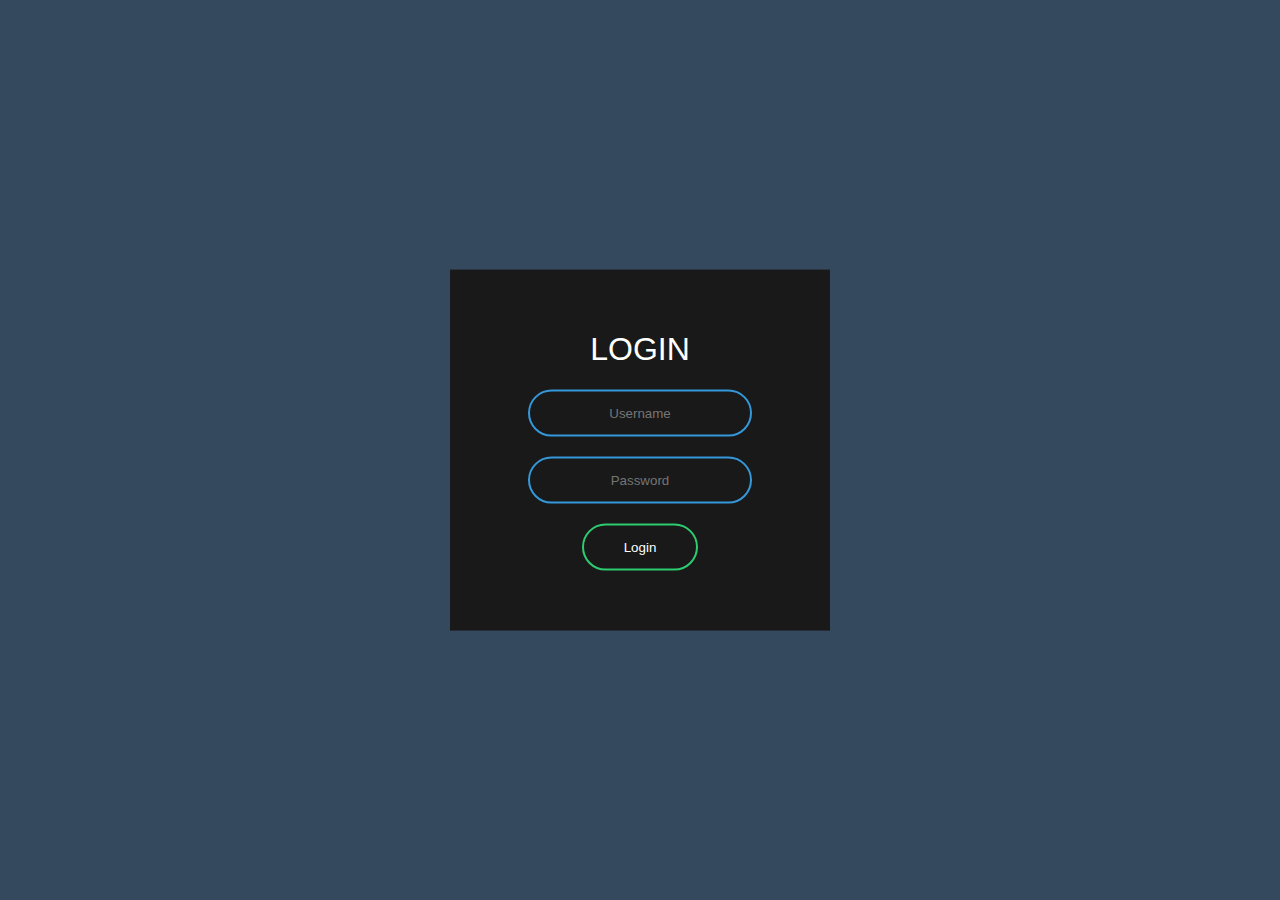
<file: Animated Login Form/index.html>
<!DOCTYPE html>
<html lang="en" dir="ltr">
  <head>
    <meta charset="utf-8">
    <title>َMy Animated Login Form</title>
    <link rel="stylesheet" href="style.css">
  </head>
  <body>
<form class="box" action="index.html" method="post">
  <h1>Login</h1>
  <input type="text" name="" placeholder="Username">
  <input type="password" name="" placeholder="Password">
  <input type="submit" name="" value="Login">
</form>
  </body>
</html>
</file>
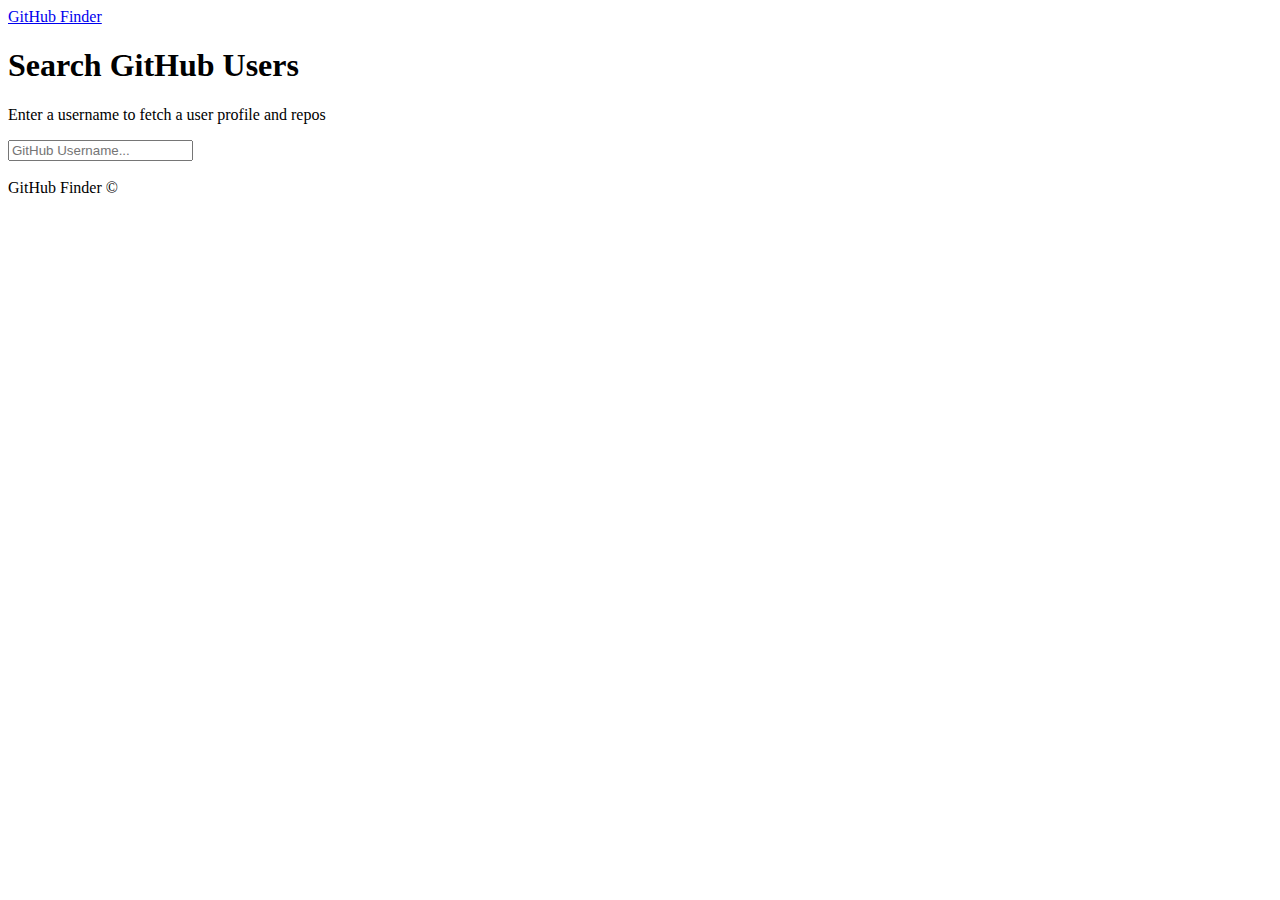
<file: githubfinder/index.html>
<!DOCTYPE html>
<html lang="en">
<head>
  <meta charset="UTF-8">
  <meta name="viewport" content="width=device-width, initial-scale=1.0">
  <meta http-equiv="X-UA-Compatible" content="ie=edge">
  <link rel="stylesheet" href="https://bootswatch.com/4/litera/bootstrap.min.css">
  <title>GitHub Finder</title>
</head>
<body>
  <nav class="navbar navbar-dark bg-primary mb-3">
    <div class="container">
      <a href="#" class="navbar-brand">GitHub Finder</a>
    </div>
  </nav>
  <div class="container searchContainer">
    <div class="search card card-body">
      <h1>Search GitHub Users</h1>
      <p class="lead">Enter a username to fetch a user profile and repos</p>
      <input type="text" id="searchUser" class="form-control" placeholder="GitHub Username...">
    </div>
    <br>
    <div id="profile"></div>
  </div>

  <footer class="mt-5 p-3 text-center bg-light">
    GitHub Finder &copy;
  </footer>
  
  <script src="https://code.jquery.com/jquery-3.2.1.slim.min.js" integrity="sha384-KJ3o2DKtIkvYIK3UENzmM7KCkRr/rE9/Qpg6aAZGJwFDMVNA/GpGFF93hXpG5KkN" crossorigin="anonymous"></script>
  <script src="https://cdnjs.cloudflare.com/ajax/libs/popper.js/1.12.3/umd/popper.min.js" integrity="sha384-vFJXuSJphROIrBnz7yo7oB41mKfc8JzQZiCq4NCceLEaO4IHwicKwpJf9c9IpFgh" crossorigin="anonymous"></script>
  <script src="https://maxcdn.bootstrapcdn.com/bootstrap/4.0.0-beta.2/js/bootstrap.min.js" integrity="sha384-alpBpkh1PFOepccYVYDB4do5UnbKysX5WZXm3XxPqe5iKTfUKjNkCk9SaVuEZflJ" crossorigin="anonymous"></script>

  <script src="github.js"></script>
  <script src="ui.js"></script>
  <script src="app.js"></script>
</body>
</html>
</file>
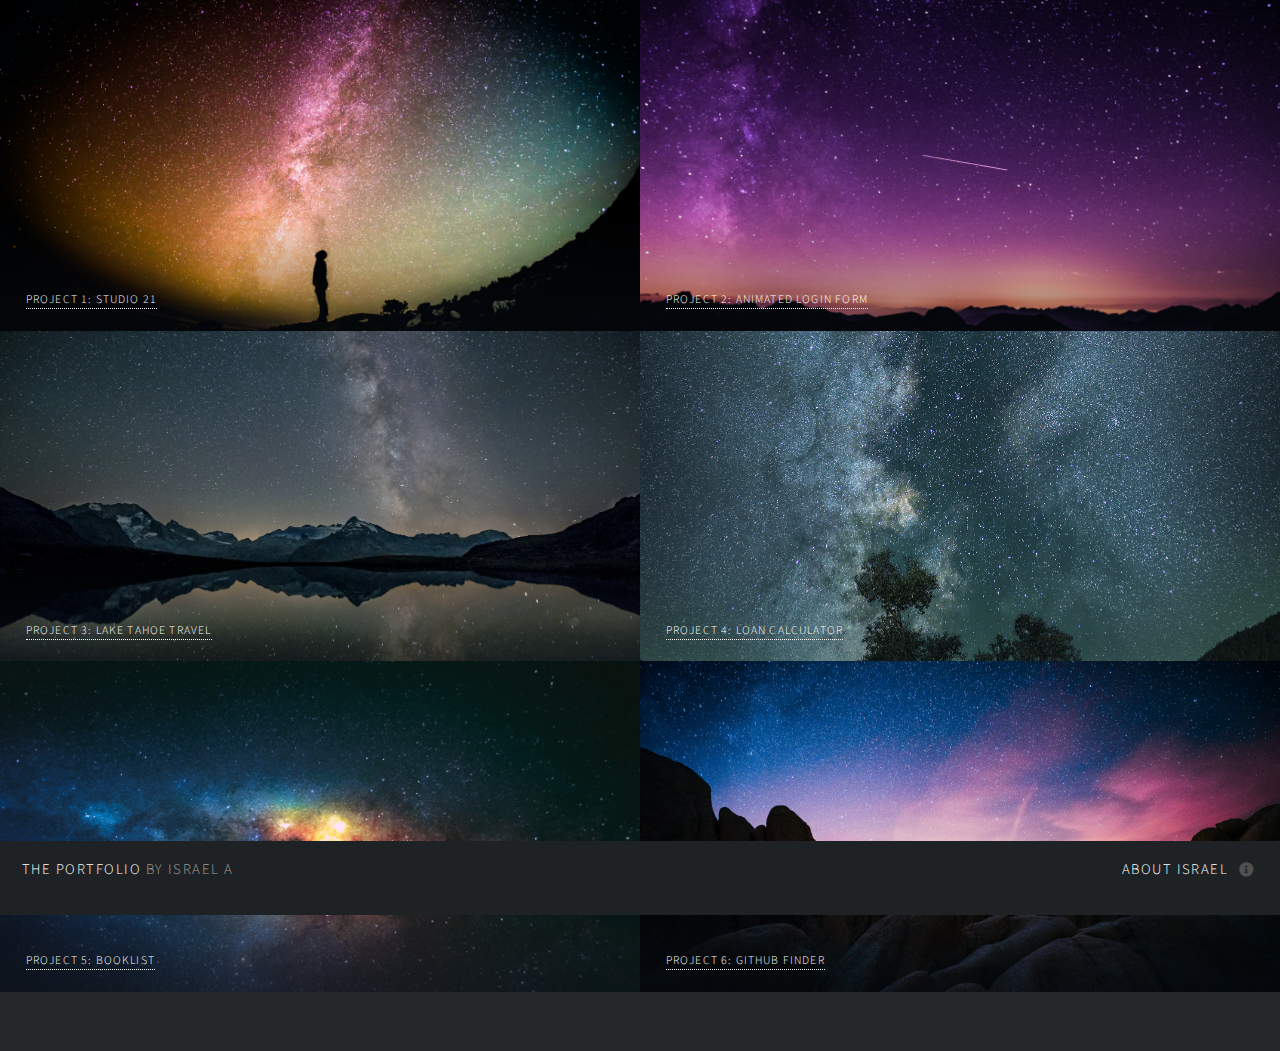
<file: html5up-multiverse/index.html>
<!DOCTYPE HTML>
<!--
	Multiverse by HTML5 UP
	html5up.net | @ajlkn
	Free for personal and commercial use under the CCA 3.0 license (html5up.net/license)
-->
<html>
	<head>
		<title>The Portfolio by Luis </title>
		<meta charset="utf-8" />
		<meta name="viewport" content="width=device-width, initial-scale=1, user-scalable=no" />
		<link rel="stylesheet" href="assets/css/main.css" />
		<noscript><link rel="stylesheet" href="assets/css/noscript.css" /></noscript>
	</head>
	<body class="is-preload">

		<!-- Wrapper -->
			<div id="wrapper">

				<!-- Header -->
					<header id="header">
						<h1><a href="index.html"><strong>The Portfolio</strong> by Israel A </a></h1>
						<nav>
							<ul>
								<li><a href="#footer" class="icon solid fa-info-circle">About Israel </a></li>
							</ul>
						</nav>
					</header>

				<!-- Main -->
					<div id="main">
						<article class="thumb">
							<a href="images/fulls/space.jpg" class="image"><img src="images/thumbs/space.jpg" alt="" /></a>
							<h2><a href="../Barbershop Website/index.html">Project 1: Studio 21</a></h2>
							<p>Studio 21: A BarberShop Website.</p>
						</article>
						<article class="thumb">
							<a href="images/fulls/comet.jpg" class="image"><img src="images/thumbs/comet.jpg" alt="" /></a>
							<h2><a href="../Animated Login Form/index.html">Project 2: Animated Login Form</a></h2>
							<p>Animated Login Form</p>
						</article>
						<article class="thumb">
							<a href="images/fulls/nightsky.jpg" class="image"><img src="images/thumbs/nightsky.jpg" alt="" /></a>
							<h2><a href="../Lake Tahoe Travel Website/index.html">Project 3: Lake Tahoe Travel</a></h2>
							<p>A Travel Website.</p>
						</article>
						<article class="thumb">
							<a href="images/fulls/nightsky2.jpg" class="image"><img src="images/thumbs/nightsky2.jpg" alt="" /></a>
							<h2><a href="../Loan Calculator/index.html">Project 4: Loan Calculator</a></h2>
							<p>Loan Calculator</p>
						</article>
						<article class="thumb">
							<a href="images/fulls/space2.jpg" class="image"><img src="images/thumbs/space2.jpg" alt="" /></a>
							<h2><a href="../booklist/index.html">Project 5: Booklist</a></h2>
							<p>Booklist</p> 
						</article>
						<article class="thumb">
							<a href="images/fulls/terrain2.jpg" class="image"><img src="images/thumbs/terrain2.jpg" alt="" /></a>
							<h2><a href="../githubfinder/index.html">Project 6: GitHub Finder</a></h2>
							<p>GitHub Finder</p> 
						</article>
						</article>
						</article>
					</div>

				<!-- Footer -->
					<footer id="footer" class="panel">
						<div class="inner split">
							<div>
								<section>
									<h2>Welcome to my Portfolio</h2>
									<p>Here you'll find some early projects that have interested me in my pursuit of learning HTML5, CSS, JavaScript, and Python. Enjoy.</p>
								</section>
								<section>
									<h2>Get in Touch ...</h2>
									<ul class="icons">
										<li><a href="#" class="icon brands fa-github"><span class="label">GitHub</span></a></li>
										
										<li><a href="#" class="icon solid fa-envelope"> &nbsp; lmo9delta@gmail.com<span class="label">Email</span></a></li>
									</ul>
								</section>
								<p class="copyright">
									&copy;2020 Estética. Design: <a href="http://html5up.net">HTML5 UP</a>.
								</p>
							</div>
							<div>
								<section>
									<h2>About </h2>
									<p>Aspiring Web Developer and Software Engineer. This Portfolio serves as a gateway to projects that have interested me within the last few years. Continuous Improvement (Kaizen) is the philosophy.</p>
								</section>
								</section>
							</div>
						</div>
					</footer>

			</div>

		<!-- Scripts -->
			<script src="assets/js/jquery.min.js"></script>
			<script src="assets/js/jquery.poptrox.min.js"></script>
			<script src="assets/js/browser.min.js"></script>
			<script src="assets/js/breakpoints.min.js"></script>
			<script src="assets/js/util.js"></script>
			<script src="assets/js/main.js"></script>

	</body>
</html>
</file>
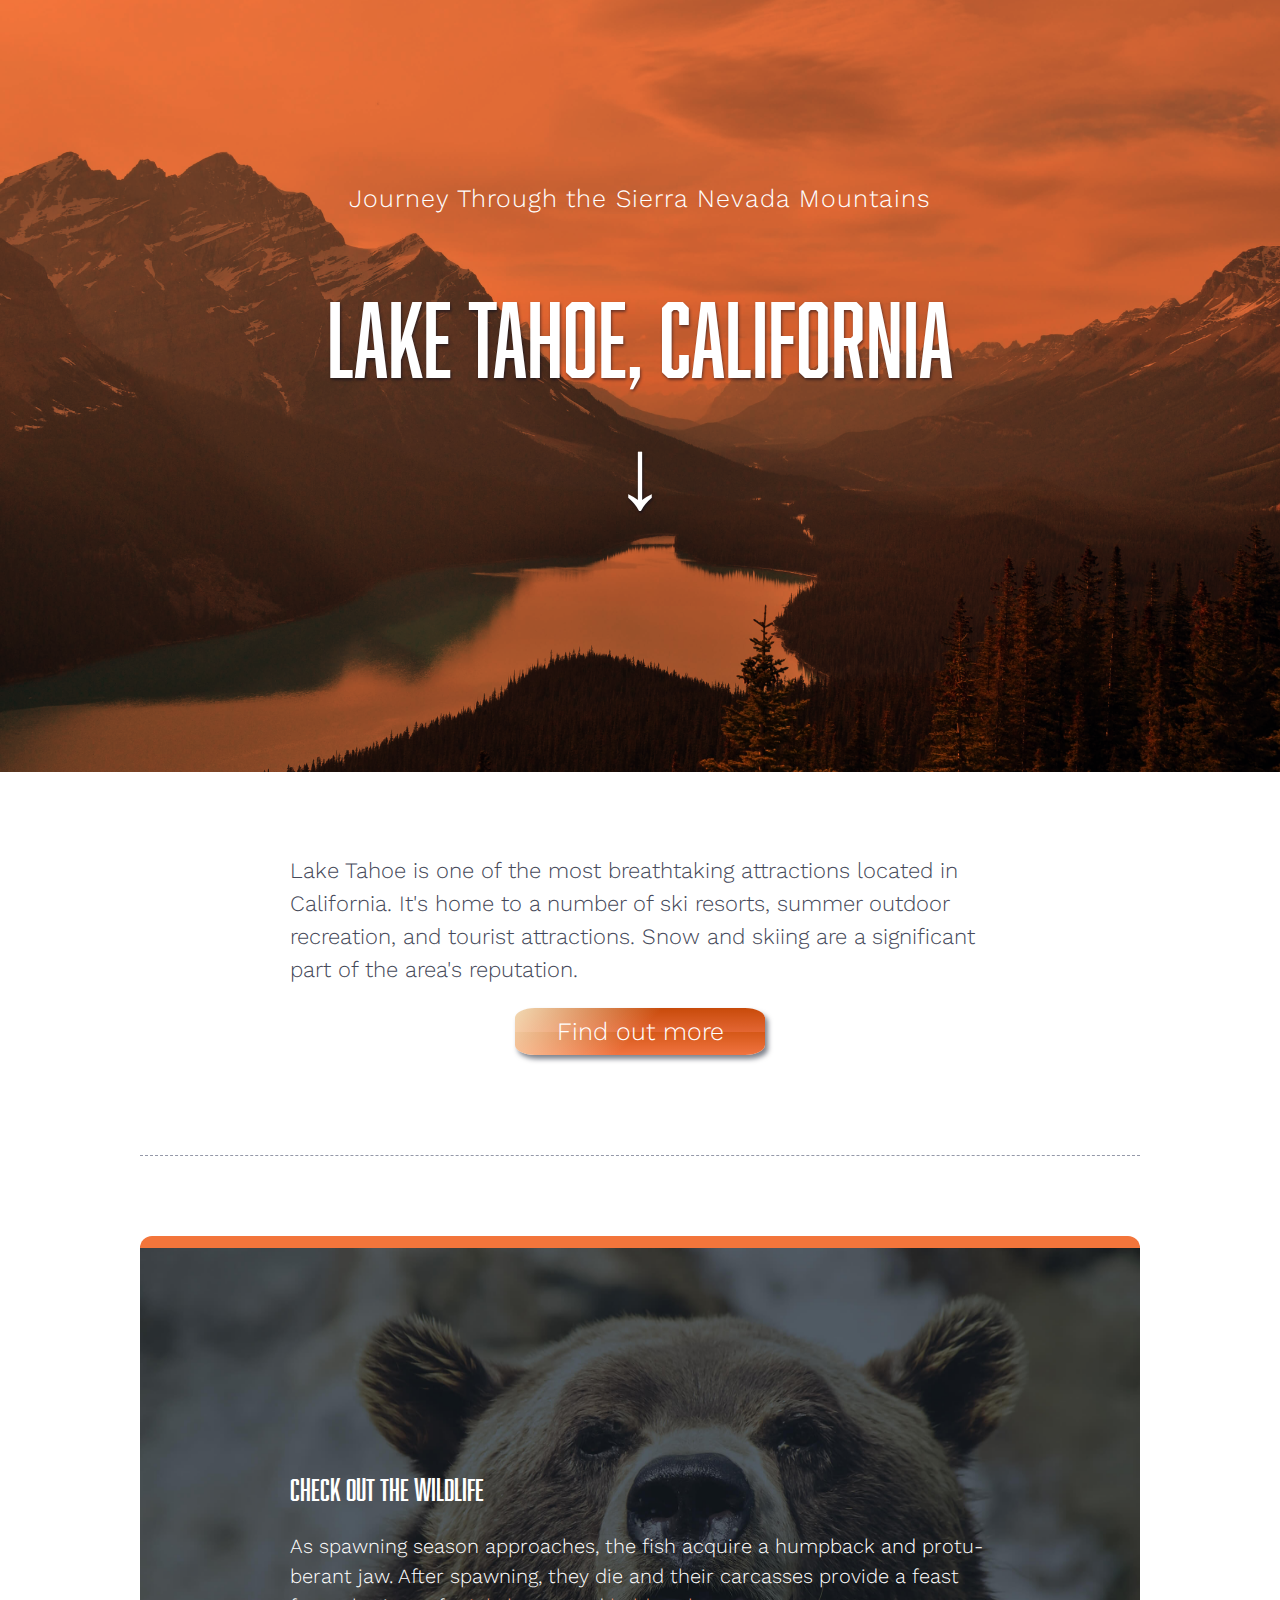
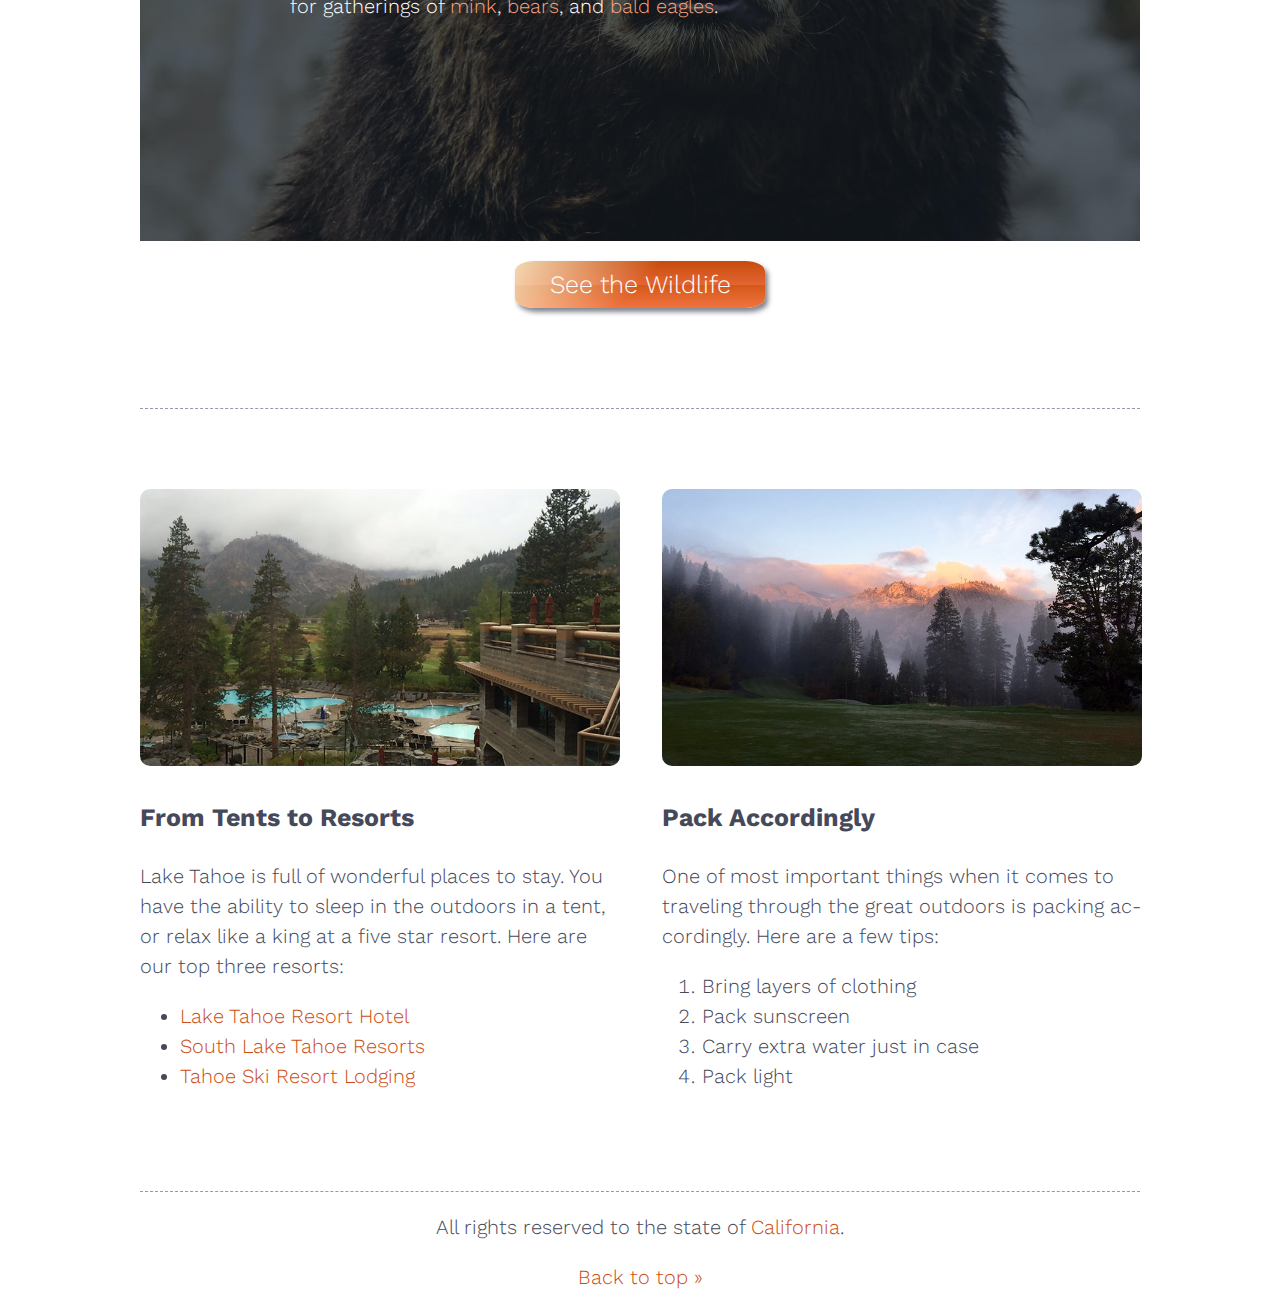
<file: Lake Tahoe Travel Website/index.html>
<!DOCTYPE html>
<html lang="en">
<head>
  <meta charset="UTF-8">
  <meta name="viewport" content="width=device-width, initial-scale=1.0">
  <title>Lake Tahoe</title>
  <link rel="stylesheet" href="css/style.css">
  <link rel="preconnect" href="https://fonts.gstatic.com">
  <link href="https://fonts.googleapis.com/css2?family=Work+Sans:ital,wght@0,300;0,700;1,300&display=swap" rel="stylesheet">
</head>
<body>
  
  <header id="top">
    <span class="title">Journey Through the Sierra Nevada Mountains</span>
    <h1>Lake Tahoe, California</h1>
  </header>
  
  <main>
    <section>
      <p class="intro">Lake Tahoe is one of the most breathtaking attractions located in California. It's home to a number of ski resorts, summer outdoor recreation, and tourist attractions. Snow and skiing are a significant part of the area's reputation.</p>
      <a class="callout" href="#more">Find out more</a>
    </section>
    
    <section>
      <div id="wildlife">
        <h2>Check out the Wildlife</h2>
        <p>As spawning season approaches, the fish acquire a humpback and protuberant jaw. After spawning, they die and their carcasses provide a feast for gatherings of <a href="#mink">mink</a>, <a href="#bears">bears</a>, and <a href="#eagles">bald eagles</a>.</p>
      </div>
      <a class="callout" href="#wildlife">See the Wildlife</a>
    </section>
    
    <section>
      <div class="column">
        <img src="img/resort.jpg" alt="Resort">
        <h3>From Tents to Resorts</h3>
        <p>Lake Tahoe is full of wonderful places to stay. You have the ability to sleep in the outdoors in a tent, or relax like a king at a five star resort. Here are our top three resorts:</p>
        <ul>
          <li><a href="#hotels">Lake Tahoe Resort Hotel</a></li>
          <li><a href="#resorts">South Lake Tahoe Resorts</a></li>
          <li><a href="#lodging">Tahoe Ski Resort Lodging</a></li>
        </ul>
      </div>
      <div class="column">
        <img src="img/mountain-landscape.jpg" alt="Mountain Landscape">
        <h3>Pack Accordingly</h3>
        <p>One of most important things when it comes to traveling through the great outdoors is packing accordingly. Here are a few tips:</p>
        <ol>
          <li>Bring layers of clothing</li>
          <li>Pack sunscreen</li>
          <li>Carry extra water just in case</li>
          <li>Pack light</li>
        </ol>
      </div>
    </section>
  </main>
  
  <footer class="main-footer">
    <p>All rights reserved to the state of <a href="#">California</a>.</p>
    <a href="#top">Back to top &raquo;</a>
  </footer>
</body>
</html>
</file>
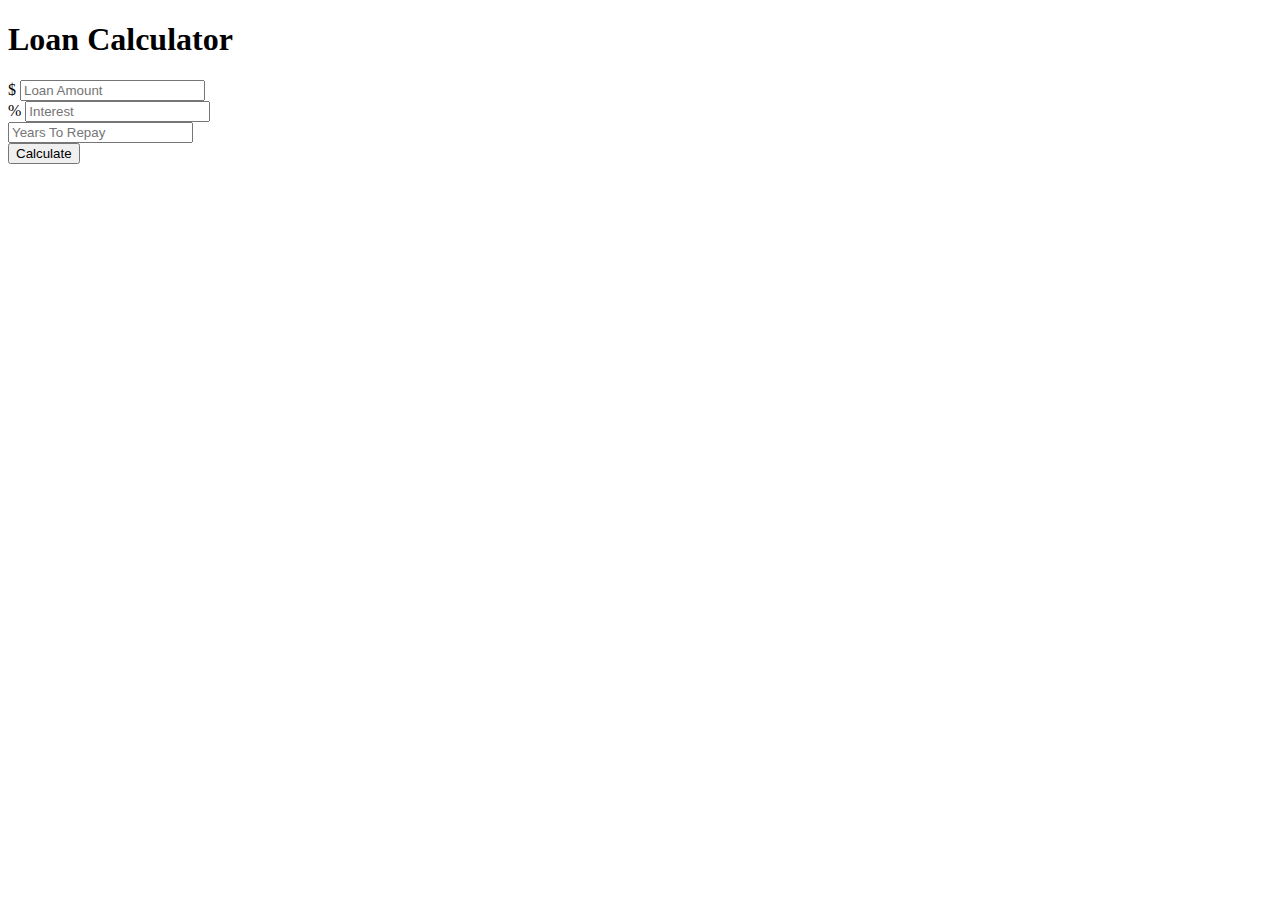
<file: Loan Calculator/index.html>
<!doctype html>
<html lang="en">
  <head>
    <title>Hello, world!</title>
    <!-- Required meta tags -->
    <meta charset="utf-8">
    <meta name="viewport" content="width=device-width, initial-scale=1, shrink-to-fit=no">

    <!-- Bootstrap CSS -->
    <link rel="stylesheet" href="https://maxcdn.bootstrapcdn.com/bootstrap/4.0.0-beta.2/css/bootstrap.min.css" integrity="sha384-PsH8R72JQ3SOdhVi3uxftmaW6Vc51MKb0q5P2rRUpPvrszuE4W1povHYgTpBfshb" crossorigin="anonymous">
    <style>
      #loading, #results {
        display:none;
      }
    </style>
  </head>
  <body class="bg-dark">
    <div class="container">
      <div class="row">
        <div class="col-md-6 mx-auto">
          <div class="card card-body text-center mt-5">
            <h1 class="heading display-5 pb-3">Loan Calculator</h1>
            <form id="loan-form">
              <div class="form-group">
                <div class="input-group">
                  <span class="input-group-addon">$</span>
                  <input type="number" class="form-control" id="amount" placeholder="Loan Amount">
                </div>
              </div>
              <div class="form-group">
                <div class="input-group">
                  <span class="input-group-addon">%</span>
                  <input type="number" class="form-control" id="interest" placeholder="Interest">
                </div>
              </div>
              <div class="form-group">
                <input type="number" class="form-control" id="years" placeholder="Years To Repay">
              </div>
              <div class="forn-group">
                <input type="submit" value="Calculate" class="btn btn-dark btn-block">
              </div>
            </form>
            <!-- LOADER -->
            <div id="loading">
              <img src="img/loading.gif" alt="">
            </div>
            <!-- RESULTS -->
            <div id="results" class="pt-4">
              <h5>Results</h5>
              <div class="form-group">
                <div class="input-group">
                  <span class="input-group-addon">Monthly Payment</span>
                  <input type="number" class="form-control" id="monthly-payment" disabled>
                </div>
              </div>

              <div class="form-group">
                <div class="input-group">
                  <span class="input-group-addon">Total Payment</span>
                  <input type="number" class="form-control" id="total-payment" disabled>
                </div>
              </div>

              <div class="form-group">
                <div class="input-group">
                  <span class="input-group-addon">Total Interest</span>
                  <input type="number" class="form-control" id="total-interest" disabled>
                </div>
              </div>
            </div>
          </div>
        </div>
      </div>
    </div>

    <!-- Optional JavaScript -->
    <!-- jQuery first, then Popper.js, then Bootstrap JS -->
    <script src="https://code.jquery.com/jquery-3.2.1.slim.min.js" integrity="sha384-KJ3o2DKtIkvYIK3UENzmM7KCkRr/rE9/Qpg6aAZGJwFDMVNA/GpGFF93hXpG5KkN" crossorigin="anonymous"></script>
    <script src="https://cdnjs.cloudflare.com/ajax/libs/popper.js/1.12.3/umd/popper.min.js" integrity="sha384-vFJXuSJphROIrBnz7yo7oB41mKfc8JzQZiCq4NCceLEaO4IHwicKwpJf9c9IpFgh" crossorigin="anonymous"></script>
    <script src="https://maxcdn.bootstrapcdn.com/bootstrap/4.0.0-beta.2/js/bootstrap.min.js" integrity="sha384-alpBpkh1PFOepccYVYDB4do5UnbKysX5WZXm3XxPqe5iKTfUKjNkCk9SaVuEZflJ" crossorigin="anonymous"></script>
    <script src="app.js"></script>
  </body>
</html>
</file>
<file: Animated Login Form/style.css>
body{
  margin: 0;
  padding: 0;
  font-family: sans-serif;
  background: #34495e;
}

.box{
  width: 300px;
  padding: 40px;
  position: absolute;
  top: 50%;
  left: 50%;
  transform: translate(-50%,-50%);
  background: #191919;
  text-align: center;
}

.box h1{
  color: white;
  text-transform: uppercase;
  font-weight: 500;
}
.box input[type = "text"],.box input[type = "password"]{
  border:0;
  background: none;
  display: block;
  margin: 20px auto;
  text-align: center;
  border: 2px solid #3498db;
  padding: 14px 10px;
  width: 200px;
  outline: none;
  color: white;
  border-radius: 24px;
  transition: 0.25s;
}

.box input[type = "text"]:focus,.box input[type = "password"]:focus{
  width: 280px;
  border-color: #2ecc71;
}

.box input[type = "submit"]{
  border:0;
  background: none;
  display: block;
  margin: 20px auto;
  text-align: center;
  border: 2px solid #2ecc71;
  padding: 14px 40px;
  outline: none;
  color: white;
  border-radius: 24px;
  transition: 0.25s;
  cursor: pointer;
}

.box input[type = "submit"]:hover{
  background: #2ecc71;
}
</file>
<file: html5up-multiverse/assets/css/noscript.css>
/*
	Multiverse by HTML5 UP
	html5up.net | @ajlkn
	Free for personal and commercial use under the CCA 3.0 license (html5up.net/license)
*/

/* Wrapper */

	body.is-preload #wrapper:before {
		display: none;
	}

/* Main */

	body.is-preload #main .thumb {
		pointer-events: auto;
		opacity: 1;
	}

/* Header */

	body.is-preload #header {
		-moz-transform: none;
		-webkit-transform: none;
		-ms-transform: none;
		transform: none;
	}
</file>
<file: Lake Tahoe Travel Website/css/style.css>
/* Web Fonts ----------------------- */

@font-face {
	font-family: "Abolition Regular";
	src: url("../fonts/abolition-regular-webfont.woff") format('woff');
}






/* Base Styles --------------------- */


* {
  box-sizing: border-box;
}


html {
  font-size: 1.25em; /* 20px on most screens */
}


body{
	margin: 1rem;
	color: #454959;
	font: 300 100%/1.5 'Work Sans', sans-serif;
}

a{
	color: #cc4e13;
	text-decoration: none;

}


h1, h2 {
	font-family: "Abolition Regular", "Impact", "Charcoal", sans-serif;
	font-weight: normal;
	line-height: 1.1;
}


h1 {
	font-size: 4rem;
	text-shadow: 1px 2px 3px rgba(0,10,30,.5);

}

h1::after  {
	content: "\2193";
	display: block;

}


}


h2 {
	font-size: 2rem;

}


h3 {
	font-size: 1.25rem;

}


img {
  width: 100%; /* responsive images */
  border-radius: 10px; 

}




/* Main Styles --------------------- */

header{
	padding: 10vh 1rem;
	margin: -1rem -1rem -1rem;
	background-color: #f3753B;
	background: url(../img/mountains.jpg) center / cover no-repeat #f3753b;
	background-blend-mode: multiply;
	color: white;

}

.title {
	letter-spacing: 1px;

}

header, footer{
	text-align: center;

}


main{
	hyphens: auto;
	max-width: 1000px;
	margin: 0 auto;

}

section{
	padding: 4rem 0;
	border-bottom: 1px dashed #9599a9;

}


#wildlife {
	padding: 20% 15%;
	border-top: 12px solid #f3753b;
	border-radius: 12px 12px 0 0 ;
	background-color: #454959;
	background: url(../img/bear.jpg) center / cover #454959;
	color: white;
	box-shadow: inset 0 0 20px 10px rgba(0 10 30 .8);  
	background-repeat: no-repeat;



}

#wildlife a {
	color: #f7a27c;


}


.callout{
	display: block;
	width: 250px;
	padding: .25rem 1rem; 
	border-radius: 20px/10px;
	box-shadow: 3px 4px 5px rgba(0,10,30,.5);
	margin: 1rem auto;
	background-image: linear-gradient(135deg, rgba(255,255,224,0.8) 0%, rgba(250,100,50,.2) 50%), linear-gradient(#b40 0%, #d63 50%, #c51 51%, #e74 100%);
	color: white;
	text-align: center;
	font-size: 1.25rem;

}

column:first-child{
	margin-bottom: 4rem;


}

/* Media Queries ------------------- */

@media screen and (min-width:720px){
	header{
	padding: 20vh 1rem;


}
	h1 {
		font-size: 5rem;
	}
	h1::after{
		margin-top: 1rem;

	}
	.title{
		font-size: 1.25rem;
	}
	.intro{
		padding: 0 15%;
		font-size: 1.1rem;
	}
	.column {
		display: inline-block;
		width: 48%;
		margin-right: -4px;
	}
	.column:first-child{
		margin-right: calc(4% - 4px);
		margin-bottom: 0;
	}

}
</file>
<file: html5up-multiverse/assets/css/main.css>
@import url(fontawesome-all.min.css);
@import url("https://fonts.googleapis.com/css?family=Source+Sans+Pro:300,300italic,400,400italic");

/*
	Multiverse by HTML5 UP
	html5up.net | @ajlkn
	Free for personal and commercial use under the CCA 3.0 license (html5up.net/license)
*/

@-moz-keyframes spinner {
	0% {
		-moz-transform: rotate(0deg);
		-webkit-transform: rotate(0deg);
		-ms-transform: rotate(0deg);
		transform: rotate(0deg);
	}

	100% {
		-moz-transform: rotate(359deg);
		-webkit-transform: rotate(359deg);
		-ms-transform: rotate(359deg);
		transform: rotate(359deg);
	}
}

@-webkit-keyframes spinner {
	0% {
		-moz-transform: rotate(0deg);
		-webkit-transform: rotate(0deg);
		-ms-transform: rotate(0deg);
		transform: rotate(0deg);
	}

	100% {
		-moz-transform: rotate(359deg);
		-webkit-transform: rotate(359deg);
		-ms-transform: rotate(359deg);
		transform: rotate(359deg);
	}
}

@-ms-keyframes spinner {
	0% {
		-moz-transform: rotate(0deg);
		-webkit-transform: rotate(0deg);
		-ms-transform: rotate(0deg);
		transform: rotate(0deg);
	}

	100% {
		-moz-transform: rotate(359deg);
		-webkit-transform: rotate(359deg);
		-ms-transform: rotate(359deg);
		transform: rotate(359deg);
	}
}

@keyframes spinner {
	0% {
		-moz-transform: rotate(0deg);
		-webkit-transform: rotate(0deg);
		-ms-transform: rotate(0deg);
		transform: rotate(0deg);
	}

	100% {
		-moz-transform: rotate(359deg);
		-webkit-transform: rotate(359deg);
		-ms-transform: rotate(359deg);
		transform: rotate(359deg);
	}
}

html, body, div, span, applet, object,
iframe, h1, h2, h3, h4, h5, h6, p, blockquote,
pre, a, abbr, acronym, address, big, cite,
code, del, dfn, em, img, ins, kbd, q, s, samp,
small, strike, strong, sub, sup, tt, var, b,
u, i, center, dl, dt, dd, ol, ul, li, fieldset,
form, label, legend, table, caption, tbody,
tfoot, thead, tr, th, td, article, aside,
canvas, details, embed, figure, figcaption,
footer, header, hgroup, menu, nav, output, ruby,
section, summary, time, mark, audio, video {
	margin: 0;
	padding: 0;
	border: 0;
	font-size: 100%;
	font: inherit;
	vertical-align: baseline;}

article, aside, details, figcaption, figure,
footer, header, hgroup, menu, nav, section {
	display: block;}

body {
	line-height: 1;
}

ol, ul {
	list-style: none;
}

blockquote, q {
	quotes: none;
}

	blockquote:before, blockquote:after, q:before, q:after {
		content: '';
		content: none;
	}

table {
	border-collapse: collapse;
	border-spacing: 0;
}

body {
	-webkit-text-size-adjust: none;
}

mark {
	background-color: transparent;
	color: inherit;
}

input::-moz-focus-inner {
	border: 0;
	padding: 0;
}

input, select, textarea {
	-moz-appearance: none;
	-webkit-appearance: none;
	-ms-appearance: none;
	appearance: none;
}

/* Basic */

	@-ms-viewport {
		width: device-width;
	}

	body {
		-ms-overflow-style: scrollbar;
	}

	@media screen and (max-width: 480px) {

		html, body {
			min-width: 320px;
		}

	}

	html {
		box-sizing: border-box;
	}

	*, *:before, *:after {
		box-sizing: inherit;
	}

	body {
		background: #242629;
	}

		body.is-preload *, body.is-preload *:before, body.is-preload *:after {
			-moz-animation: none !important;
			-webkit-animation: none !important;
			-ms-animation: none !important;
			animation: none !important;
			-moz-transition: none !important;
			-webkit-transition: none !important;
			-ms-transition: none !important;
			transition: none !important;
		}

		body.is-resizing *, body.is-resizing *:before, body.is-resizing *:after {
			-moz-animation: none !important;
			-webkit-animation: none !important;
			-ms-animation: none !important;
			animation: none !important;
			-moz-transition: none !important;
			-webkit-transition: none !important;
			-ms-transition: none !important;
			transition: none !important;
		}

/* Type */

	body, input, select, textarea {
		color: #a0a0a1;
		font-family: "Source Sans Pro", Helvetica, sans-serif;
		font-size: 15pt;
		font-weight: 300;
		letter-spacing: 0.025em;
		line-height: 1.65;
	}

		@media screen and (max-width: 1680px) {

			body, input, select, textarea {
				font-size: 11pt;
			}

		}

	a {
		-moz-transition: color 0.2s ease-in-out, border-bottom-color 0.2s ease-in-out;
		-webkit-transition: color 0.2s ease-in-out, border-bottom-color 0.2s ease-in-out;
		-ms-transition: color 0.2s ease-in-out, border-bottom-color 0.2s ease-in-out;
		transition: color 0.2s ease-in-out, border-bottom-color 0.2s ease-in-out;
		border-bottom: dotted 1px;
		color: #34a58e;
		text-decoration: none;
	}

		a:hover {
			border-bottom-color: transparent;
			color: #34a58e !important;
		}

	strong, b {
		color: #ffffff;
		font-weight: 300;
	}

	em, i {
		font-style: italic;
	}

	p {
		margin: 0 0 2em 0;
	}

	h1, h2, h3, h4, h5, h6 {
		color: #ffffff;
		font-weight: 300;
		letter-spacing: 0.1em;
		line-height: 1.5;
		margin: 0 0 1em 0;
		text-transform: uppercase;
	}

		h1 a, h2 a, h3 a, h4 a, h5 a, h6 a {
			color: inherit;
			text-decoration: none;
		}

	h1 {
		font-size: 2em;
	}

	h2 {
		font-size: 1.25em;
	}

	h3 {
		font-size: 1.1em;
	}

	h4 {
		font-size: 1em;
	}

	h5 {
		font-size: 0.9em;
	}

	h6 {
		font-size: 0.7em;
	}

	@media screen and (max-width: 736px) {

		h2 {
			font-size: 1em;
		}

		h3 {
			font-size: 0.9em;
		}

		h4 {
			font-size: 0.8em;
		}

		h5 {
			font-size: 0.7em;
		}

		h6 {
			font-size: 0.7em;
		}

	}

	sub {
		font-size: 0.8em;
		position: relative;
		top: 0.5em;
	}

	sup {
		font-size: 0.8em;
		position: relative;
		top: -0.5em;
	}

	blockquote {
		border-left: 4px #36383c;
		font-style: italic;
		margin: 0 0 2em 0;
		padding: 0.5em 0 0.5em 2em;
	}

	code {
		background: #34363b;
		border: solid 1px #36383c;
		font-family: "Courier New", monospace;
		font-size: 0.9em;
		margin: 0 0.25em;
		padding: 0.25em 0.65em;
	}

	pre {
		-webkit-overflow-scrolling: touch;
		font-family: "Courier New", monospace;
		font-size: 0.9em;
		margin: 0 0 2em 0;
	}

		pre code {
			display: block;
			line-height: 1.75;
			padding: 1em 1.5em;
			overflow-x: auto;
		}

	hr {
		border: 0;
		border-bottom: solid 1px #36383c;
		margin: 2em 0;
	}

		hr.major {
			margin: 3em 0;
		}

	.align-left {
		text-align: left;
	}

	.align-center {
		text-align: center;
	}

	.align-right {
		text-align: right;
	}

/* Button */

	input[type="submit"],
	input[type="reset"],
	input[type="button"],
	button,
	.button {
		-moz-appearance: none;
		-webkit-appearance: none;
		-ms-appearance: none;
		appearance: none;
		-moz-transition: background-color 0.2s ease-in-out, box-shadow 0.2s ease-in-out, color 0.2s ease-in-out;
		-webkit-transition: background-color 0.2s ease-in-out, box-shadow 0.2s ease-in-out, color 0.2s ease-in-out;
		-ms-transition: background-color 0.2s ease-in-out, box-shadow 0.2s ease-in-out, color 0.2s ease-in-out;
		transition: background-color 0.2s ease-in-out, box-shadow 0.2s ease-in-out, color 0.2s ease-in-out;
		background-color: transparent;
		border: 0;
		border-radius: 0;
		box-shadow: inset 0 0 0 2px #36383c;
		color: #ffffff !important;
		cursor: pointer;
		display: inline-block;
		font-size: 0.9em;
		font-weight: 300;
		height: 3.05556em;
		letter-spacing: 0.1em;
		line-height: 3.05556em;
		padding: 0 2.5em;
		text-align: center;
		text-decoration: none;
		text-transform: uppercase;
		white-space: nowrap;
	}

		input[type="submit"]:hover,
		input[type="reset"]:hover,
		input[type="button"]:hover,
		button:hover,
		.button:hover {
			box-shadow: inset 0 0 0 2px #34a58e;
			color: #34a58e !important;
		}

			input[type="submit"]:hover:active,
			input[type="reset"]:hover:active,
			input[type="button"]:hover:active,
			button:hover:active,
			.button:hover:active {
				background-color: rgba(52, 165, 142, 0.15);
				color: #34a58e !important;
			}

		input[type="submit"].icon,
		input[type="reset"].icon,
		input[type="button"].icon,
		button.icon,
		.button.icon {
			padding-left: 1.35em;
		}

			input[type="submit"].icon:before,
			input[type="reset"].icon:before,
			input[type="button"].icon:before,
			button.icon:before,
			.button.icon:before {
				margin-right: 0.5em;
			}

		input[type="submit"].fit,
		input[type="reset"].fit,
		input[type="button"].fit,
		button.fit,
		.button.fit {
			width: 100%;
		}

		input[type="submit"].small,
		input[type="reset"].small,
		input[type="button"].small,
		button.small,
		.button.small {
			font-size: 0.8em;
		}

		input[type="submit"].large,
		input[type="reset"].large,
		input[type="button"].large,
		button.large,
		.button.large {
			font-size: 1.35em;
		}

		input[type="submit"].primary,
		input[type="reset"].primary,
		input[type="button"].primary,
		button.primary,
		.button.primary {
			background-color: #34a58e;
			box-shadow: none;
		}

			input[type="submit"].primary:hover,
			input[type="reset"].primary:hover,
			input[type="button"].primary:hover,
			button.primary:hover,
			.button.primary:hover {
				background-color: #47c5ab;
				color: #ffffff !important;
			}

				input[type="submit"].primary:hover:active,
				input[type="reset"].primary:hover:active,
				input[type="button"].primary:hover:active,
				button.primary:hover:active,
				.button.primary:hover:active {
					background-color: #287e6d;
				}

		input[type="submit"].disabled, input[type="submit"]:disabled,
		input[type="reset"].disabled,
		input[type="reset"]:disabled,
		input[type="button"].disabled,
		input[type="button"]:disabled,
		button.disabled,
		button:disabled,
		.button.disabled,
		.button:disabled {
			pointer-events: none;
			opacity: 0.35;
		}

/* Form */

	form {
		margin: 0 0 2em 0;
	}

		form > :last-child {
			margin-bottom: 0;
		}

		form > .fields {
			display: -moz-flex;
			display: -webkit-flex;
			display: -ms-flex;
			display: flex;
			-moz-flex-wrap: wrap;
			-webkit-flex-wrap: wrap;
			-ms-flex-wrap: wrap;
			flex-wrap: wrap;
			width: calc(100% + 3em);
			margin: -1.5em 0 2em -1.5em;
		}

			form > .fields > .field {
				-moz-flex-grow: 0;
				-webkit-flex-grow: 0;
				-ms-flex-grow: 0;
				flex-grow: 0;
				-moz-flex-shrink: 0;
				-webkit-flex-shrink: 0;
				-ms-flex-shrink: 0;
				flex-shrink: 0;
				padding: 1.5em 0 0 1.5em;
				width: calc(100% - 1.5em);
			}

				form > .fields > .field.half {
					width: calc(50% - 0.75em);
				}

				form > .fields > .field.third {
					width: calc(100%/3 - 0.5em);
				}

				form > .fields > .field.quarter {
					width: calc(25% - 0.375em);
				}

		@media screen and (max-width: 736px) {

			form > .fields {
				width: calc(100% + 3em);
				margin: -1.5em 0 2em -1.5em;
			}

				form > .fields > .field {
					padding: 1.5em 0 0 1.5em;
					width: calc(100% - 1.5em);
				}

					form > .fields > .field.half {
						width: calc(100% - 1.5em);
					}

					form > .fields > .field.third {
						width: calc(100% - 1.5em);
					}

					form > .fields > .field.quarter {
						width: calc(100% - 1.5em);
					}

		}

	label {
		color: #ffffff;
		display: block;
		font-size: 0.9em;
		font-weight: 300;
		margin: 0 0 1em 0;
	}

	input[type="text"],
	input[type="password"],
	input[type="email"],
	input[type="tel"],
	input[type="search"],
	input[type="url"],
	select,
	textarea {
		-moz-appearance: none;
		-webkit-appearance: none;
		-ms-appearance: none;
		appearance: none;
		background: #34363b;
		border: 0;
		border-radius: 0;
		color: #a0a0a1;
		display: block;
		outline: 0;
		padding: 0 1em;
		text-decoration: none;
		width: 100%;
	}

		input[type="text"]:invalid,
		input[type="password"]:invalid,
		input[type="email"]:invalid,
		input[type="tel"]:invalid,
		input[type="search"]:invalid,
		input[type="url"]:invalid,
		select:invalid,
		textarea:invalid {
			box-shadow: none;
		}

		input[type="text"]:focus,
		input[type="password"]:focus,
		input[type="email"]:focus,
		input[type="tel"]:focus,
		input[type="search"]:focus,
		input[type="url"]:focus,
		select:focus,
		textarea:focus {
			box-shadow: inset 0 0 0 2px #34a58e;
		}

	select {
		background-image: url("data:image/svg+xml;charset=utf8,%3Csvg xmlns='http://www.w3.org/2000/svg' width='40' height='40' preserveAspectRatio='none' viewBox='0 0 40 40'%3E%3Cpath d='M9.4,12.3l10.4,10.4l10.4-10.4c0.2-0.2,0.5-0.4,0.9-0.4c0.3,0,0.6,0.1,0.9,0.4l3.3,3.3c0.2,0.2,0.4,0.5,0.4,0.9 c0,0.4-0.1,0.6-0.4,0.9L20.7,31.9c-0.2,0.2-0.5,0.4-0.9,0.4c-0.3,0-0.6-0.1-0.9-0.4L4.3,17.3c-0.2-0.2-0.4-0.5-0.4-0.9 c0-0.4,0.1-0.6,0.4-0.9l3.3-3.3c0.2-0.2,0.5-0.4,0.9-0.4S9.1,12.1,9.4,12.3z' fill='%2336383c' /%3E%3C/svg%3E");
		background-size: 1.25rem;
		background-repeat: no-repeat;
		background-position: calc(100% - 1rem) center;
		height: 2.75em;
		padding-right: 2.75em;
		text-overflow: ellipsis;
	}

		select option {
			color: #ffffff;
			background: #242629;
		}

		select:focus::-ms-value {
			background-color: transparent;
		}

		select::-ms-expand {
			display: none;
		}

	input[type="text"],
	input[type="password"],
	input[type="email"],
	input[type="tel"],
	input[type="search"],
	input[type="url"],
	select {
		height: 2.75em;
	}

	textarea {
		padding: 0.75em 1em;
	}

	input[type="checkbox"],
	input[type="radio"] {
		-moz-appearance: none;
		-webkit-appearance: none;
		-ms-appearance: none;
		appearance: none;
		display: block;
		float: left;
		margin-right: -2em;
		opacity: 0;
		width: 1em;
		z-index: -1;
	}

		input[type="checkbox"] + label,
		input[type="radio"] + label {
			text-decoration: none;
			color: #a0a0a1;
			cursor: pointer;
			display: inline-block;
			font-size: 1em;
			font-weight: 300;
			padding-left: 2.4em;
			padding-right: 0.75em;
			position: relative;
		}

			input[type="checkbox"] + label:before,
			input[type="radio"] + label:before {
				-moz-osx-font-smoothing: grayscale;
				-webkit-font-smoothing: antialiased;
				display: inline-block;
				font-style: normal;
				font-variant: normal;
				text-rendering: auto;
				line-height: 1;
				text-transform: none !important;
				font-family: 'Font Awesome 5 Free';
				font-weight: 900;
			}

			input[type="checkbox"] + label:before,
			input[type="radio"] + label:before {
				background: #34363b;
				content: '';
				display: inline-block;
				font-size: 0.8em;
				height: 2.0625em;
				left: 0;
				line-height: 2.0625em;
				position: absolute;
				text-align: center;
				top: 0;
				width: 2.0625em;
			}

		input[type="checkbox"]:checked + label:before,
		input[type="radio"]:checked + label:before {
			background: #34a58e;
			border-color: #34a58e;
			color: #ffffff;
			content: '\f00c';
		}

		input[type="checkbox"]:focus + label:before,
		input[type="radio"]:focus + label:before {
			box-shadow: 0 0 0 2px #34a58e;
		}

	input[type="radio"] + label:before {
		border-radius: 100%;
	}

	::-webkit-input-placeholder {
		color: #707071 !important;
		opacity: 1.0;
	}

	:-moz-placeholder {
		color: #707071 !important;
		opacity: 1.0;
	}

	::-moz-placeholder {
		color: #707071 !important;
		opacity: 1.0;
	}

	:-ms-input-placeholder {
		color: #707071 !important;
		opacity: 1.0;
	}

/* Icon */

	.icon {
		text-decoration: none;
		border-bottom: none;
		position: relative;
	}

		.icon:before {
			-moz-osx-font-smoothing: grayscale;
			-webkit-font-smoothing: antialiased;
			display: inline-block;
			font-style: normal;
			font-variant: normal;
			text-rendering: auto;
			line-height: 1;
			text-transform: none !important;
			font-family: 'Font Awesome 5 Free';
			font-weight: 400;
		}

		.icon > .label {
			display: none;
		}

		.icon:before {
			line-height: inherit;
		}

		.icon.solid:before {
			font-weight: 900;
		}

		.icon.brands:before {
			font-family: 'Font Awesome 5 Brands';
		}

/* List */

	ol {
		list-style: decimal;
		margin: 0 0 2em 0;
		padding-left: 1.25em;
	}

		ol li {
			padding-left: 0.25em;
		}

	ul {
		list-style: disc;
		margin: 0 0 2em 0;
		padding-left: 1em;
	}

		ul li {
			padding-left: 0.5em;
		}

		ul.alt {
			list-style: none;
			padding-left: 0;
		}

			ul.alt li {
				border-top: solid 1px #36383c;
				padding: 0.5em 0;
			}

				ul.alt li:first-child {
					border-top: 0;
					padding-top: 0;
				}

	dl {
		margin: 0 0 2em 0;
	}

		dl dt {
			display: block;
			font-weight: 300;
			margin: 0 0 1em 0;
		}

		dl dd {
			margin-left: 2em;
		}

/* Actions */

	ul.actions {
		display: -moz-flex;
		display: -webkit-flex;
		display: -ms-flex;
		display: flex;
		cursor: default;
		list-style: none;
		margin-left: -1em;
		padding-left: 0;
	}

		ul.actions li {
			padding: 0 0 0 1em;
			vertical-align: middle;
		}

		ul.actions.special {
			-moz-justify-content: center;
			-webkit-justify-content: center;
			-ms-justify-content: center;
			justify-content: center;
			width: 100%;
			margin-left: 0;
		}

			ul.actions.special li:first-child {
				padding-left: 0;
			}

		ul.actions.stacked {
			-moz-flex-direction: column;
			-webkit-flex-direction: column;
			-ms-flex-direction: column;
			flex-direction: column;
			margin-left: 0;
		}

			ul.actions.stacked li {
				padding: 1.3em 0 0 0;
			}

				ul.actions.stacked li:first-child {
					padding-top: 0;
				}

		ul.actions.fit {
			width: calc(100% + 1em);
		}

			ul.actions.fit li {
				-moz-flex-grow: 1;
				-webkit-flex-grow: 1;
				-ms-flex-grow: 1;
				flex-grow: 1;
				-moz-flex-shrink: 1;
				-webkit-flex-shrink: 1;
				-ms-flex-shrink: 1;
				flex-shrink: 1;
				width: 100%;
			}

				ul.actions.fit li > * {
					width: 100%;
				}

			ul.actions.fit.stacked {
				width: 100%;
			}

		@media screen and (max-width: 480px) {

			ul.actions:not(.fixed) {
				-moz-flex-direction: column;
				-webkit-flex-direction: column;
				-ms-flex-direction: column;
				flex-direction: column;
				margin-left: 0;
				width: 100% !important;
			}

				ul.actions:not(.fixed) li {
					-moz-flex-grow: 1;
					-webkit-flex-grow: 1;
					-ms-flex-grow: 1;
					flex-grow: 1;
					-moz-flex-shrink: 1;
					-webkit-flex-shrink: 1;
					-ms-flex-shrink: 1;
					flex-shrink: 1;
					padding: 1em 0 0 0;
					text-align: center;
					width: 100%;
				}

					ul.actions:not(.fixed) li > * {
						width: 100%;
					}

					ul.actions:not(.fixed) li:first-child {
						padding-top: 0;
					}

					ul.actions:not(.fixed) li input[type="submit"],
					ul.actions:not(.fixed) li input[type="reset"],
					ul.actions:not(.fixed) li input[type="button"],
					ul.actions:not(.fixed) li button,
					ul.actions:not(.fixed) li .button {
						width: 100%;
					}

						ul.actions:not(.fixed) li input[type="submit"].icon:before,
						ul.actions:not(.fixed) li input[type="reset"].icon:before,
						ul.actions:not(.fixed) li input[type="button"].icon:before,
						ul.actions:not(.fixed) li button.icon:before,
						ul.actions:not(.fixed) li .button.icon:before {
							margin-left: -0.5rem;
						}

		}

/* Icons */

	ul.icons {
		cursor: default;
		list-style: none;
		padding-left: 0;
	}

		ul.icons li {
			display: inline-block;
			padding: 0 1em 0 0;
		}

			ul.icons li:last-child {
				padding-right: 0;
			}

			ul.icons li .icon {
				color: #505051;
			}

				ul.icons li .icon:before {
					font-size: 1.5em;
				}

/* Table */

	.table-wrapper {
		-webkit-overflow-scrolling: touch;
		overflow-x: auto;
	}

	table {
		margin: 0 0 2em 0;
		width: 100%;
	}

		table tbody tr {
			border: solid 1px #36383c;
			border-left: 0;
			border-right: 0;
		}

			table tbody tr:nth-child(2n + 1) {
				background-color: #34363b;
			}

		table td {
			padding: 0.75em 0.75em;
		}

		table th {
			color: #ffffff;
			font-size: 0.9em;
			font-weight: 300;
			padding: 0 0.75em 0.75em 0.75em;
			text-align: left;
		}

		table thead {
			border-bottom: solid 2px #36383c;
		}

		table tfoot {
			border-top: solid 2px #36383c;
		}

		table.alt {
			border-collapse: separate;
		}

			table.alt tbody tr td {
				border: solid 1px #36383c;
				border-left-width: 0;
				border-top-width: 0;
			}

				table.alt tbody tr td:first-child {
					border-left-width: 1px;
				}

			table.alt tbody tr:first-child td {
				border-top-width: 1px;
			}

			table.alt thead {
				border-bottom: 0;
			}

			table.alt tfoot {
				border-top: 0;
			}

/* Panel */

	.panel {
		padding: 4em 4em 2em 4em ;
		-moz-transform: translateY(100vh);
		-webkit-transform: translateY(100vh);
		-ms-transform: translateY(100vh);
		transform: translateY(100vh);
		-moz-transition: -moz-transform 0.5s ease;
		-webkit-transition: -webkit-transform 0.5s ease;
		-ms-transition: -ms-transform 0.5s ease;
		transition: transform 0.5s ease;
		-webkit-overflow-scrolling: touch;
		background: rgba(36, 38, 41, 0.975);
		bottom: 4em;
		left: 0;
		max-height: calc(80vh - 4em);
		overflow-y: auto;
		position: fixed;
		width: 100%;
		z-index: 10001;
	}

		.panel.active {
			-moz-transform: translateY(1px);
			-webkit-transform: translateY(1px);
			-ms-transform: translateY(1px);
			transform: translateY(1px);
		}

		.panel > .inner {
			margin: 0 auto;
			max-width: 100%;
			width: 75em;
		}

			.panel > .inner.split {
				display: -moz-flex;
				display: -webkit-flex;
				display: -ms-flex;
				display: flex;
			}

				.panel > .inner.split > div {
					margin-left: 4em;
					width: 50%;
				}

				.panel > .inner.split > :first-child {
					margin-left: 0;
				}

		.panel > .closer {
			-moz-transition: opacity 0.2s ease-in-out;
			-webkit-transition: opacity 0.2s ease-in-out;
			-ms-transition: opacity 0.2s ease-in-out;
			transition: opacity 0.2s ease-in-out;
			background-image: url("images/close.svg");
			background-position: center;
			background-repeat: no-repeat;
			background-size: 3em;
			cursor: pointer;
			height: 5em;
			opacity: 0.25;
			position: absolute;
			right: 0;
			top: 0;
			width: 5em;
			z-index: 2;
		}

			.panel > .closer:hover {
				opacity: 1.0;
			}

		@media screen and (max-width: 1280px) {

			.panel {
				padding: 3em 3em 1em 3em ;
			}

				.panel > .inner.split > div {
					margin-left: 3em;
				}

				.panel > .closer {
					background-size: 2.5em;
					background-position: 75% 25%;
				}

		}

		@media screen and (max-width: 980px) {

			.panel > .inner.split {
				-moz-flex-direction: column;
				-webkit-flex-direction: column;
				-ms-flex-direction: column;
				flex-direction: column;
			}

				.panel > .inner.split > div {
					margin-left: 0;
					width: 100%;
				}

		}

		@media screen and (max-width: 736px) {

			.panel {
				-moz-transform: translateY(-100vh);
				-webkit-transform: translateY(-100vh);
				-ms-transform: translateY(-100vh);
				transform: translateY(-100vh);
				padding: 4em 2em 2em 2em ;
				bottom: auto;
				top: calc(4em - 1px);
			}

				.panel.active {
					-moz-transform: translateY(0);
					-webkit-transform: translateY(0);
					-ms-transform: translateY(0);
					transform: translateY(0);
				}

		}

/* Poptrox Popup */

	.poptrox-overlay {
		-webkit-tap-highlight-color: rgba(255, 255, 255, 0);
	}

	.poptrox-popup {
		background: rgba(31, 34, 36, 0.925);
		box-shadow: 0 1em 3em 0.5em rgba(0, 0, 0, 0.25);
		cursor: default;
	}

		.poptrox-popup:before {
			-moz-transition: opacity 0.2s ease-in-out;
			-webkit-transition: opacity 0.2s ease-in-out;
			-ms-transition: opacity 0.2s ease-in-out;
			transition: opacity 0.2s ease-in-out;
			background-image: -moz-linear-gradient(to left, rgba(31,34,36,0.35), rgba(31,34,36,0) 10em, rgba(31,34,36,0)), -moz-linear-gradient(to right, rgba(31,34,36,0.35), rgba(31,34,36,0) 10em, rgba(31,34,36,0));
			background-image: -webkit-linear-gradient(to left, rgba(31,34,36,0.35), rgba(31,34,36,0) 10em, rgba(31,34,36,0)), -webkit-linear-gradient(to right, rgba(31,34,36,0.35), rgba(31,34,36,0) 10em, rgba(31,34,36,0));
			background-image: -ms-linear-gradient(to left, rgba(31,34,36,0.35), rgba(31,34,36,0) 10em, rgba(31,34,36,0)), -ms-linear-gradient(to right, rgba(31,34,36,0.35), rgba(31,34,36,0) 10em, rgba(31,34,36,0));
			background-image: linear-gradient(to left, rgba(31,34,36,0.35), rgba(31,34,36,0) 10em, rgba(31,34,36,0)), linear-gradient(to right, rgba(31,34,36,0.35), rgba(31,34,36,0) 10em, rgba(31,34,36,0));
			content: '';
			display: block;
			height: 100%;
			left: 0;
			position: absolute;
			top: 0;
			width: 100%;
			z-index: 1;
			opacity: 1;
		}

		.poptrox-popup .closer {
			-moz-transition: opacity 0.2s ease-in-out;
			-webkit-transition: opacity 0.2s ease-in-out;
			-ms-transition: opacity 0.2s ease-in-out;
			transition: opacity 0.2s ease-in-out;
			background-image: url("images/close.svg");
			background-position: center;
			background-repeat: no-repeat;
			background-size: 3em;
			height: 5em;
			opacity: 0;
			position: absolute;
			right: 0;
			top: 0;
			width: 5em;
			z-index: 2;
		}

		.poptrox-popup .nav-previous,
		.poptrox-popup .nav-next {
			-moz-transition: opacity 0.2s ease-in-out;
			-webkit-transition: opacity 0.2s ease-in-out;
			-ms-transition: opacity 0.2s ease-in-out;
			transition: opacity 0.2s ease-in-out;
			background-image: url("images/arrow.svg");
			background-position: center;
			background-repeat: no-repeat;
			background-size: 5em;
			cursor: pointer;
			height: 8em;
			margin-top: -4em;
			opacity: 0;
			position: absolute;
			top: 50%;
			width: 6em;
			z-index: 2;
		}

		.poptrox-popup .nav-previous {
			-moz-transform: scaleX(-1);
			-webkit-transform: scaleX(-1);
			-ms-transform: scaleX(-1);
			transform: scaleX(-1);
			left: 0;
		}

		.poptrox-popup .nav-next {
			right: 0;
		}

		.poptrox-popup .caption {
			padding: 2em 2em 0.1em 2em ;
			background-image: -moz-linear-gradient(to top, rgba(16,16,16,0.45) 25%, rgba(16,16,16,0) 100%);
			background-image: -webkit-linear-gradient(to top, rgba(16,16,16,0.45) 25%, rgba(16,16,16,0) 100%);
			background-image: -ms-linear-gradient(to top, rgba(16,16,16,0.45) 25%, rgba(16,16,16,0) 100%);
			background-image: linear-gradient(to top, rgba(16,16,16,0.45) 25%, rgba(16,16,16,0) 100%);
			bottom: 0;
			cursor: default;
			left: 0;
			position: absolute;
			text-align: left;
			width: 100%;
			z-index: 2;
		}

			.poptrox-popup .caption h2, .poptrox-popup .caption h3, .poptrox-popup .caption h4, .poptrox-popup .caption h5, .poptrox-popup .caption h6 {
				margin: 0 0 0.5em 0;
			}

			.poptrox-popup .caption p {
				color: #ffffff;
			}

		.poptrox-popup .loader {
			-moz-animation: spinner 1s infinite linear !important;
			-webkit-animation: spinner 1s infinite linear !important;
			-ms-animation: spinner 1s infinite linear !important;
			animation: spinner 1s infinite linear !important;
			background-image: url("images/spinner.svg");
			background-position: center;
			background-repeat: no-repeat;
			background-size: contain;
			display: block;
			font-size: 2em;
			height: 2em;
			left: 50%;
			line-height: 2em;
			margin: -1em 0 0 -1em;
			opacity: 0.25;
			position: absolute;
			text-align: center;
			top: 50%;
			width: 2em;
		}

		.poptrox-popup:hover .closer,
		.poptrox-popup:hover .nav-previous,
		.poptrox-popup:hover .nav-next {
			opacity: 0.5;
		}

			.poptrox-popup:hover .closer:hover,
			.poptrox-popup:hover .nav-previous:hover,
			.poptrox-popup:hover .nav-next:hover {
				opacity: 1.0;
			}

		.poptrox-popup.loading:before {
			opacity: 0;
		}

		body.touch .poptrox-popup .closer,
		body.touch .poptrox-popup .nav-previous,
		body.touch .poptrox-popup .nav-next {
			opacity: 1.0 !important;
		}

		@media screen and (max-width: 980px) {

			.poptrox-popup .closer {
				background-size: 3em;
			}

			.poptrox-popup .nav-previous,
			.poptrox-popup .nav-next {
				background-size: 4em;
			}

		}

		@media screen and (max-width: 736px) {

			.poptrox-popup:before {
				display: none;
			}

			.poptrox-popup .caption {
				display: none !important;
			}

			.poptrox-popup .closer,
			.poptrox-popup .nav-previous,
			.poptrox-popup .nav-next {
				display: none !important;
			}

		}

/* Wrapper */

	#wrapper {
		-moz-transition: -moz-filter 0.5s ease, -webkit-filter 0.5s ease, -ms-filter 0.5s ease, -moz-filter 0.5s ease;
		-webkit-transition: -moz-filter 0.5s ease, -webkit-filter 0.5s ease, -ms-filter 0.5s ease, -webkit-filter 0.5s ease;
		-ms-transition: -moz-filter 0.5s ease, -webkit-filter 0.5s ease, -ms-filter 0.5s ease, -ms-filter 0.5s ease;
		transition: -moz-filter 0.5s ease, -webkit-filter 0.5s ease, -ms-filter 0.5s ease, filter 0.5s ease;
		position: relative;
	}

		#wrapper:after {
			pointer-events: none;
			-moz-transition: opacity 0.5s ease, visibility 0.5s;
			-webkit-transition: opacity 0.5s ease, visibility 0.5s;
			-ms-transition: opacity 0.5s ease, visibility 0.5s;
			transition: opacity 0.5s ease, visibility 0.5s;
			background: rgba(36, 38, 41, 0.5);
			content: '';
			display: block;
			height: 100%;
			left: 0;
			opacity: 0;
			position: absolute;
			top: 0;
			visibility: hidden;
			width: 100%;
			z-index: 1;
		}

			body.ie #wrapper:after {
				background: rgba(36, 38, 41, 0.8);
			}

		body.modal-active #wrapper {
			-moz-filter: blur(8px);
			-webkit-filter: blur(8px);
			-ms-filter: blur(8px);
			filter: blur(8px);
		}

			body.modal-active #wrapper:after {
				pointer-events: auto;
				opacity: 1;
				visibility: visible;
				z-index: 10003;
			}

		#wrapper:before {
			-moz-animation: spinner 1s infinite linear !important;
			-webkit-animation: spinner 1s infinite linear !important;
			-ms-animation: spinner 1s infinite linear !important;
			animation: spinner 1s infinite linear !important;
			pointer-events: none;
			-moz-transition: top 0.75s ease-in-out, opacity 0.35s ease-out, visibility 0.35s;
			-webkit-transition: top 0.75s ease-in-out, opacity 0.35s ease-out, visibility 0.35s;
			-ms-transition: top 0.75s ease-in-out, opacity 0.35s ease-out, visibility 0.35s;
			transition: top 0.75s ease-in-out, opacity 0.35s ease-out, visibility 0.35s;
			background-image: url("images/spinner.svg");
			background-position: center;
			background-repeat: no-repeat;
			background-size: contain;
			content: '';
			display: block;
			font-size: 2em;
			height: 2em;
			left: 50%;
			line-height: 2em;
			margin: -1em 0 0 -1em;
			opacity: 0;
			position: fixed;
			text-align: center;
			top: 75%;
			visibility: hidden;
			width: 2em;
		}

		body.is-preload #wrapper:before {
			-moz-transition: opacity 1s ease-out !important;
			-webkit-transition: opacity 1s ease-out !important;
			-ms-transition: opacity 1s ease-out !important;
			transition: opacity 1s ease-out !important;
			-moz-transition-delay: 0.5s !important;
			-webkit-transition-delay: 0.5s !important;
			-ms-transition-delay: 0.5s !important;
			transition-delay: 0.5s !important;
			opacity: 0.25;
			top: 50%;
			visibility: visible;
		}

/* Header */

	body {
		padding: 0 0 4em 0;
	}

	#header {
		-moz-transform: translateY(0);
		-webkit-transform: translateY(0);
		-ms-transform: translateY(0);
		transform: translateY(0);
		-moz-transition: -moz-transform 1s ease;
		-webkit-transition: -webkit-transform 1s ease;
		-ms-transition: -ms-transform 1s ease;
		transition: transform 1s ease;
		-moz-user-select: none;
		-ms-user-select: none;
		-webkit-user-select: none;
		background: #1f2224;
		bottom: -1em;
		height: 5em;
		left: 0;
		line-height: 4em;
		padding: 0 1.5em;
		position: fixed;
		user-select: none;
		width: 100%;
		z-index: 10002;
	}

		body.is-preload #header {
			-moz-transform: translateY(4em);
			-webkit-transform: translateY(4em);
			-ms-transform: translateY(4em);
			transform: translateY(4em);
		}

		#header h1 {
			color: #a0a0a1;
			display: inline-block;
			font-size: 1em;
			line-height: 1;
			margin: 0;
			vertical-align: middle;
		}

			#header h1 a {
				border: 0;
				color: inherit;
			}

				#header h1 a:hover {
					color: inherit !important;
				}

		#header nav {
			position: absolute;
			right: 0;
			top: 0;
		}

			#header nav > ul {
				list-style: none;
				margin: 0;
				padding: 0;
			}

				#header nav > ul > li {
					display: inline-block;
					padding: 0;
				}

					#header nav > ul > li a {
						-moz-transition: background-color 0.5s ease;
						-webkit-transition: background-color 0.5s ease;
						-ms-transition: background-color 0.5s ease;
						transition: background-color 0.5s ease;
						border: 0;
						color: #ffffff;
						display: inline-block;
						letter-spacing: 0.1em;
						padding: 0 1.65em;
						text-transform: uppercase;
					}

						#header nav > ul > li a.icon:before {
							color: #505051;
							float: right;
							margin-left: 0.75em;
						}

						#header nav > ul > li a:hover {
							color: #ffffff !important;
						}

						#header nav > ul > li a.active {
							background-color: #242629;
						}

	@media screen and (max-width: 736px) {

		body {
			padding: 4em 0 0 0;
		}

		#header {
			-moz-transform: translateY(0);
			-webkit-transform: translateY(0);
			-ms-transform: translateY(0);
			transform: translateY(0);
			bottom: auto;
			height: 4em;
			padding: 0 1em;
			top: 0;
		}

			body.is-preload #header {
				-moz-transform: translateY(-3.4em);
				-webkit-transform: translateY(-3.4em);
				-ms-transform: translateY(-3.4em);
				transform: translateY(-3.4em);
			}

			#header h1 {
				font-size: 0.9em;
			}

			#header nav > ul > li a {
				font-size: 0.9em;
				padding: 0 1.15em;
			}

	}

/* Main */

	#main {
		-moz-transition: -moz-filter 0.5s ease, -webkit-filter 0.5s ease, -ms-filter 0.5s ease, -moz-filter 0.5s ease;
		-webkit-transition: -moz-filter 0.5s ease, -webkit-filter 0.5s ease, -ms-filter 0.5s ease, -webkit-filter 0.5s ease;
		-ms-transition: -moz-filter 0.5s ease, -webkit-filter 0.5s ease, -ms-filter 0.5s ease, -ms-filter 0.5s ease;
		transition: -moz-filter 0.5s ease, -webkit-filter 0.5s ease, -ms-filter 0.5s ease, filter 0.5s ease;
		display: -moz-flex;
		display: -webkit-flex;
		display: -ms-flex;
		display: flex;
		-moz-flex-wrap: wrap;
		-webkit-flex-wrap: wrap;
		-ms-flex-wrap: wrap;
		flex-wrap: wrap;
		-webkit-tap-highlight-color: rgba(255, 255, 255, 0);
	}

		#main .thumb {
			-moz-transition: opacity 1.25s ease-in-out;
			-webkit-transition: opacity 1.25s ease-in-out;
			-ms-transition: opacity 1.25s ease-in-out;
			transition: opacity 1.25s ease-in-out;
			pointer-events: auto;
			-webkit-tap-highlight-color: rgba(255, 255, 255, 0);
			opacity: 1;
			overflow: hidden;
			position: relative;
		}

			#main .thumb:after {
				background-image: -moz-linear-gradient(to top, rgba(10,17,25,0.35) 5%, rgba(10,17,25,0) 35%);
				background-image: -webkit-linear-gradient(to top, rgba(10,17,25,0.35) 5%, rgba(10,17,25,0) 35%);
				background-image: -ms-linear-gradient(to top, rgba(10,17,25,0.35) 5%, rgba(10,17,25,0) 35%);
				background-image: linear-gradient(to top, rgba(10,17,25,0.35) 5%, rgba(10,17,25,0) 35%);
				pointer-events: none;
				background-size: cover;
				content: '';
				display: block;
				height: 100%;
				left: 0;
				position: absolute;
				top: 0;
				width: 100%;
			}

			#main .thumb > .image {
				-webkit-tap-highlight-color: rgba(255, 255, 255, 0);
				background-position: center;
				background-repeat: no-repeat;
				background-size: cover;
				border: 0;
				height: 100%;
				left: 0;
				position: absolute;
				top: 0;
				width: 100%;
			}

			#main .thumb > h2 {
				pointer-events: none;
				bottom: 1.875em;
				font-size: 0.8em;
				left: 2.1875em;
				margin: 0;
				position: absolute;
				z-index: 1;
			}

			#main .thumb > p {
				display: none;
			}

		#main:after {
			pointer-events: none;
			-moz-transition: opacity 0.5s ease, visibility 0.5s;
			-webkit-transition: opacity 0.5s ease, visibility 0.5s;
			-ms-transition: opacity 0.5s ease, visibility 0.5s;
			transition: opacity 0.5s ease, visibility 0.5s;
			background: rgba(36, 38, 41, 0.25);
			content: '';
			display: block;
			height: 100%;
			left: 0;
			opacity: 0;
			position: absolute;
			top: 0;
			visibility: hidden;
			width: 100%;
			z-index: 1;
		}

			body.ie #main:after {
				background: rgba(36, 38, 41, 0.55);
			}

		body.content-active #main {
			-moz-filter: blur(6px);
			-webkit-filter: blur(6px);
			-ms-filter: blur(6px);
			filter: blur(6px);
		}

			body.content-active #main:after {
				pointer-events: auto;
				opacity: 1;
				visibility: visible;
			}

		body.is-preload #main .thumb {
			pointer-events: none;
			opacity: 0;
		}

		#main .thumb {
			-moz-transition-delay: 2.525s;
			-webkit-transition-delay: 2.525s;
			-ms-transition-delay: 2.525s;
			transition-delay: 2.525s;
			height: calc(40vh - 2em);
			min-height: 20em;
			width: 25%;
		}

			#main .thumb:nth-child(1) {
				-moz-transition-delay: 0.65s;
				-webkit-transition-delay: 0.65s;
				-ms-transition-delay: 0.65s;
				transition-delay: 0.65s;
			}

			#main .thumb:nth-child(2) {
				-moz-transition-delay: 0.8s;
				-webkit-transition-delay: 0.8s;
				-ms-transition-delay: 0.8s;
				transition-delay: 0.8s;
			}

			#main .thumb:nth-child(3) {
				-moz-transition-delay: 0.95s;
				-webkit-transition-delay: 0.95s;
				-ms-transition-delay: 0.95s;
				transition-delay: 0.95s;
			}

			#main .thumb:nth-child(4) {
				-moz-transition-delay: 1.1s;
				-webkit-transition-delay: 1.1s;
				-ms-transition-delay: 1.1s;
				transition-delay: 1.1s;
			}

			#main .thumb:nth-child(5) {
				-moz-transition-delay: 1.25s;
				-webkit-transition-delay: 1.25s;
				-ms-transition-delay: 1.25s;
				transition-delay: 1.25s;
			}

			#main .thumb:nth-child(6) {
				-moz-transition-delay: 1.4s;
				-webkit-transition-delay: 1.4s;
				-ms-transition-delay: 1.4s;
				transition-delay: 1.4s;
			}

			#main .thumb:nth-child(7) {
				-moz-transition-delay: 1.55s;
				-webkit-transition-delay: 1.55s;
				-ms-transition-delay: 1.55s;
				transition-delay: 1.55s;
			}

			#main .thumb:nth-child(8) {
				-moz-transition-delay: 1.7s;
				-webkit-transition-delay: 1.7s;
				-ms-transition-delay: 1.7s;
				transition-delay: 1.7s;
			}

			#main .thumb:nth-child(9) {
				-moz-transition-delay: 1.85s;
				-webkit-transition-delay: 1.85s;
				-ms-transition-delay: 1.85s;
				transition-delay: 1.85s;
			}

			#main .thumb:nth-child(10) {
				-moz-transition-delay: 2s;
				-webkit-transition-delay: 2s;
				-ms-transition-delay: 2s;
				transition-delay: 2s;
			}

			#main .thumb:nth-child(11) {
				-moz-transition-delay: 2.15s;
				-webkit-transition-delay: 2.15s;
				-ms-transition-delay: 2.15s;
				transition-delay: 2.15s;
			}

			#main .thumb:nth-child(12) {
				-moz-transition-delay: 2.3s;
				-webkit-transition-delay: 2.3s;
				-ms-transition-delay: 2.3s;
				transition-delay: 2.3s;
			}

		@media screen and (max-width: 1680px) {

			#main .thumb {
				-moz-transition-delay: 2.075s;
				-webkit-transition-delay: 2.075s;
				-ms-transition-delay: 2.075s;
				transition-delay: 2.075s;
				height: calc(40vh - 2em);
				min-height: 20em;
				width: 33.33333%;
			}

				#main .thumb:nth-child(1) {
					-moz-transition-delay: 0.65s;
					-webkit-transition-delay: 0.65s;
					-ms-transition-delay: 0.65s;
					transition-delay: 0.65s;
				}

				#main .thumb:nth-child(2) {
					-moz-transition-delay: 0.8s;
					-webkit-transition-delay: 0.8s;
					-ms-transition-delay: 0.8s;
					transition-delay: 0.8s;
				}

				#main .thumb:nth-child(3) {
					-moz-transition-delay: 0.95s;
					-webkit-transition-delay: 0.95s;
					-ms-transition-delay: 0.95s;
					transition-delay: 0.95s;
				}

				#main .thumb:nth-child(4) {
					-moz-transition-delay: 1.1s;
					-webkit-transition-delay: 1.1s;
					-ms-transition-delay: 1.1s;
					transition-delay: 1.1s;
				}

				#main .thumb:nth-child(5) {
					-moz-transition-delay: 1.25s;
					-webkit-transition-delay: 1.25s;
					-ms-transition-delay: 1.25s;
					transition-delay: 1.25s;
				}

				#main .thumb:nth-child(6) {
					-moz-transition-delay: 1.4s;
					-webkit-transition-delay: 1.4s;
					-ms-transition-delay: 1.4s;
					transition-delay: 1.4s;
				}

				#main .thumb:nth-child(7) {
					-moz-transition-delay: 1.55s;
					-webkit-transition-delay: 1.55s;
					-ms-transition-delay: 1.55s;
					transition-delay: 1.55s;
				}

				#main .thumb:nth-child(8) {
					-moz-transition-delay: 1.7s;
					-webkit-transition-delay: 1.7s;
					-ms-transition-delay: 1.7s;
					transition-delay: 1.7s;
				}

				#main .thumb:nth-child(9) {
					-moz-transition-delay: 1.85s;
					-webkit-transition-delay: 1.85s;
					-ms-transition-delay: 1.85s;
					transition-delay: 1.85s;
				}

		}

		@media screen and (max-width: 1280px) {

			#main .thumb {
				-moz-transition-delay: 1.625s;
				-webkit-transition-delay: 1.625s;
				-ms-transition-delay: 1.625s;
				transition-delay: 1.625s;
				height: calc(40vh - 2em);
				min-height: 20em;
				width: 50%;
			}

				#main .thumb:nth-child(1) {
					-moz-transition-delay: 0.65s;
					-webkit-transition-delay: 0.65s;
					-ms-transition-delay: 0.65s;
					transition-delay: 0.65s;
				}

				#main .thumb:nth-child(2) {
					-moz-transition-delay: 0.8s;
					-webkit-transition-delay: 0.8s;
					-ms-transition-delay: 0.8s;
					transition-delay: 0.8s;
				}

				#main .thumb:nth-child(3) {
					-moz-transition-delay: 0.95s;
					-webkit-transition-delay: 0.95s;
					-ms-transition-delay: 0.95s;
					transition-delay: 0.95s;
				}

				#main .thumb:nth-child(4) {
					-moz-transition-delay: 1.1s;
					-webkit-transition-delay: 1.1s;
					-ms-transition-delay: 1.1s;
					transition-delay: 1.1s;
				}

				#main .thumb:nth-child(5) {
					-moz-transition-delay: 1.25s;
					-webkit-transition-delay: 1.25s;
					-ms-transition-delay: 1.25s;
					transition-delay: 1.25s;
				}

				#main .thumb:nth-child(6) {
					-moz-transition-delay: 1.4s;
					-webkit-transition-delay: 1.4s;
					-ms-transition-delay: 1.4s;
					transition-delay: 1.4s;
				}

		}

		@media screen and (max-width: 980px) {

			#main .thumb {
				-moz-transition-delay: 2.075s;
				-webkit-transition-delay: 2.075s;
				-ms-transition-delay: 2.075s;
				transition-delay: 2.075s;
				height: calc(28.57143vh - 1.33333em);
				min-height: 18em;
				width: 50%;
			}

				#main .thumb:nth-child(1) {
					-moz-transition-delay: 0.65s;
					-webkit-transition-delay: 0.65s;
					-ms-transition-delay: 0.65s;
					transition-delay: 0.65s;
				}

				#main .thumb:nth-child(2) {
					-moz-transition-delay: 0.8s;
					-webkit-transition-delay: 0.8s;
					-ms-transition-delay: 0.8s;
					transition-delay: 0.8s;
				}

				#main .thumb:nth-child(3) {
					-moz-transition-delay: 0.95s;
					-webkit-transition-delay: 0.95s;
					-ms-transition-delay: 0.95s;
					transition-delay: 0.95s;
				}

				#main .thumb:nth-child(4) {
					-moz-transition-delay: 1.1s;
					-webkit-transition-delay: 1.1s;
					-ms-transition-delay: 1.1s;
					transition-delay: 1.1s;
				}

				#main .thumb:nth-child(5) {
					-moz-transition-delay: 1.25s;
					-webkit-transition-delay: 1.25s;
					-ms-transition-delay: 1.25s;
					transition-delay: 1.25s;
				}

				#main .thumb:nth-child(6) {
					-moz-transition-delay: 1.4s;
					-webkit-transition-delay: 1.4s;
					-ms-transition-delay: 1.4s;
					transition-delay: 1.4s;
				}

				#main .thumb:nth-child(7) {
					-moz-transition-delay: 1.55s;
					-webkit-transition-delay: 1.55s;
					-ms-transition-delay: 1.55s;
					transition-delay: 1.55s;
				}

				#main .thumb:nth-child(8) {
					-moz-transition-delay: 1.7s;
					-webkit-transition-delay: 1.7s;
					-ms-transition-delay: 1.7s;
					transition-delay: 1.7s;
				}

				#main .thumb:nth-child(9) {
					-moz-transition-delay: 1.85s;
					-webkit-transition-delay: 1.85s;
					-ms-transition-delay: 1.85s;
					transition-delay: 1.85s;
				}

		}

		@media screen and (max-width: 480px) {

			#main .thumb {
				-moz-transition-delay: 1.175s;
				-webkit-transition-delay: 1.175s;
				-ms-transition-delay: 1.175s;
				transition-delay: 1.175s;
				height: calc(40vh - 2em);
				min-height: 18em;
				width: 100%;
			}

				#main .thumb:nth-child(1) {
					-moz-transition-delay: 0.65s;
					-webkit-transition-delay: 0.65s;
					-ms-transition-delay: 0.65s;
					transition-delay: 0.65s;
				}

				#main .thumb:nth-child(2) {
					-moz-transition-delay: 0.8s;
					-webkit-transition-delay: 0.8s;
					-ms-transition-delay: 0.8s;
					transition-delay: 0.8s;
				}

				#main .thumb:nth-child(3) {
					-moz-transition-delay: 0.95s;
					-webkit-transition-delay: 0.95s;
					-ms-transition-delay: 0.95s;
					transition-delay: 0.95s;
				}

		}

/* Footer */

	#footer .copyright {
		color: #505051;
		font-size: 0.9em;
	}

		#footer .copyright a {
			color: inherit;
		}
</file>
